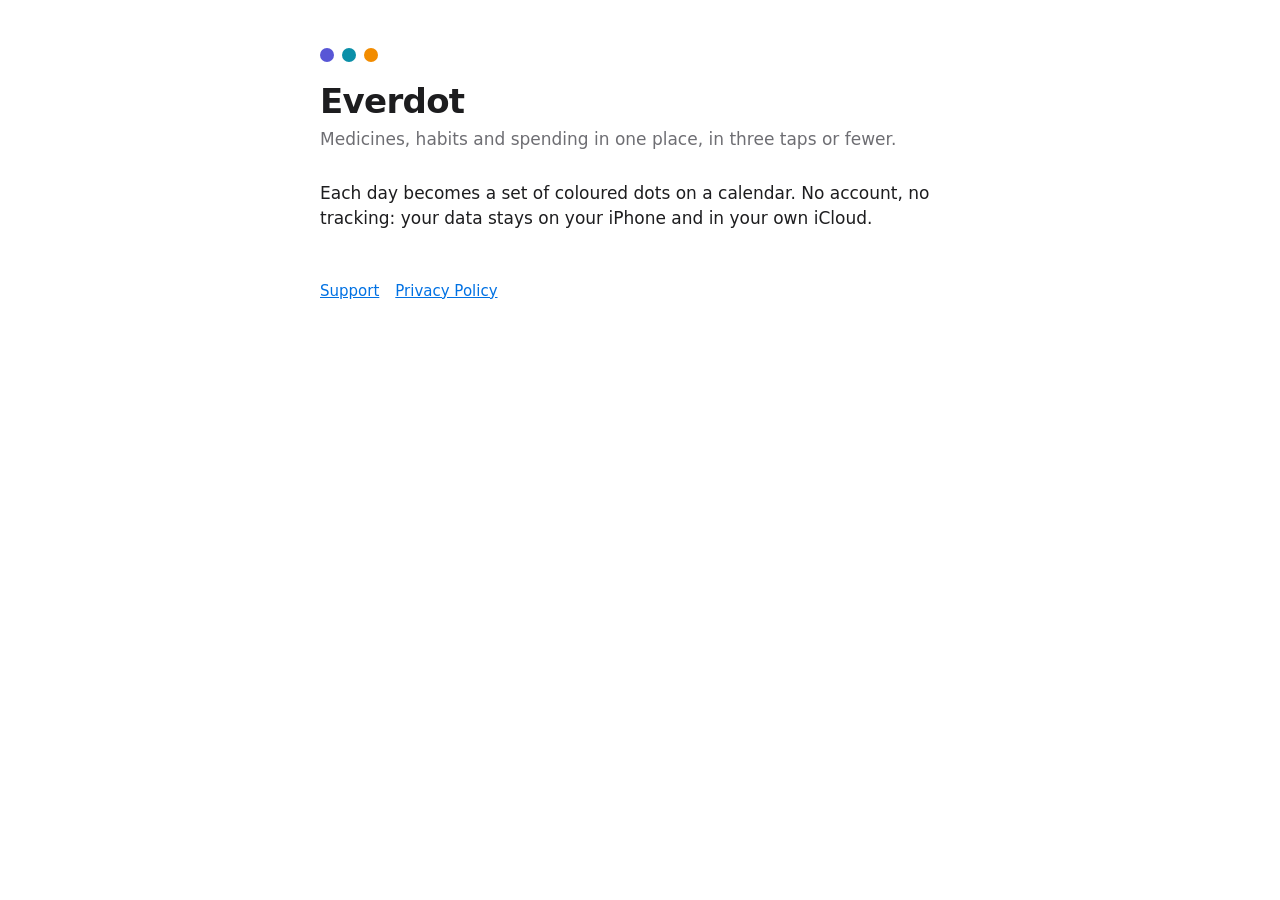
<file: index.html>
<!doctype html>
<html lang="en">
<head>
  <meta charset="utf-8">
  <meta name="viewport" content="width=device-width, initial-scale=1">
  <title>Everdot</title>
  <meta name="description" content="Medicines, habits and spending in one place, in three taps or fewer.">
  <link rel="stylesheet" href="style.css">
</head>
<body>
<main>
  <div class="dots" aria-hidden="true"><span class="medicine"></span><span class="habit"></span><span class="expense"></span></div>
  <h1>Everdot</h1>
  <p class="meta">Medicines, habits and spending in one place, in three taps or fewer.</p>
  <p>Each day becomes a set of coloured dots on a calendar. No account, no tracking: your data stays on your
  iPhone and in your own iCloud.</p>
  <nav><a href="support/">Support</a><a href="privacy/">Privacy Policy</a></nav>
</main>
</body>
</html>
</file>
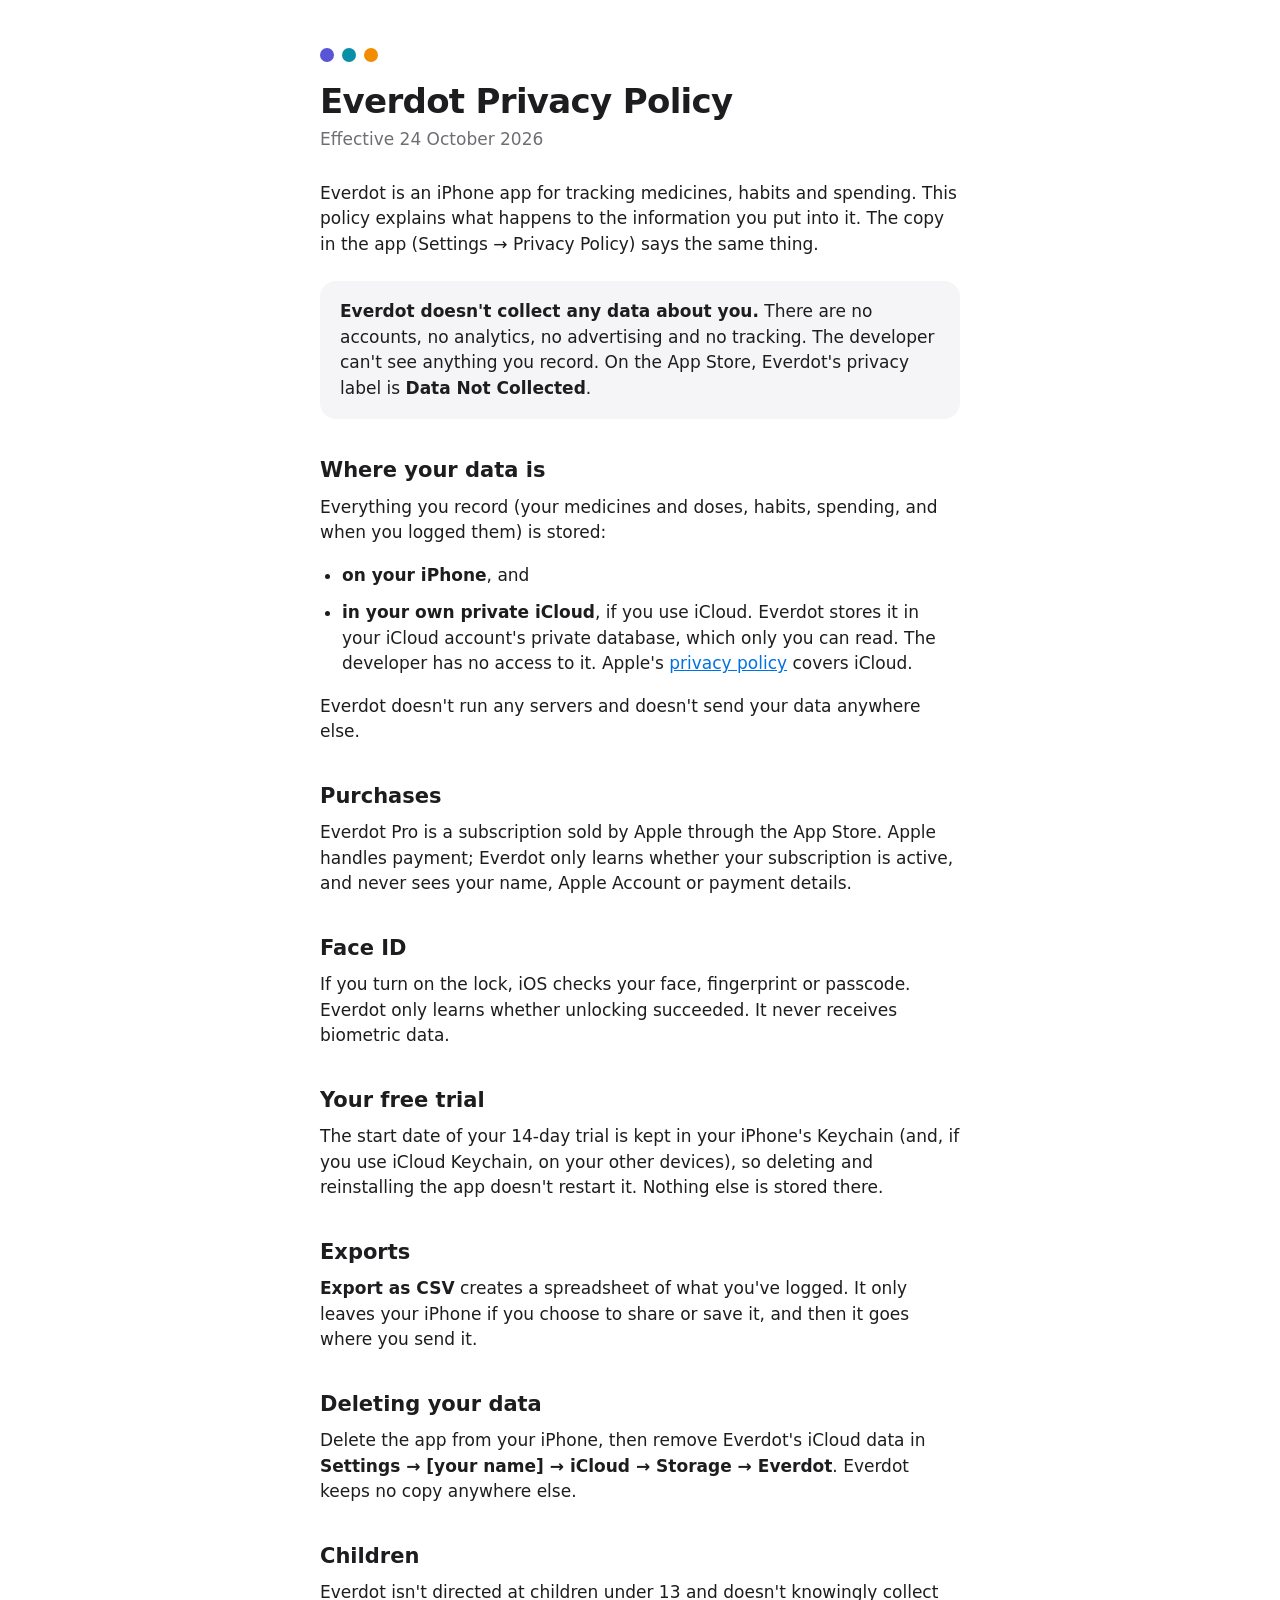
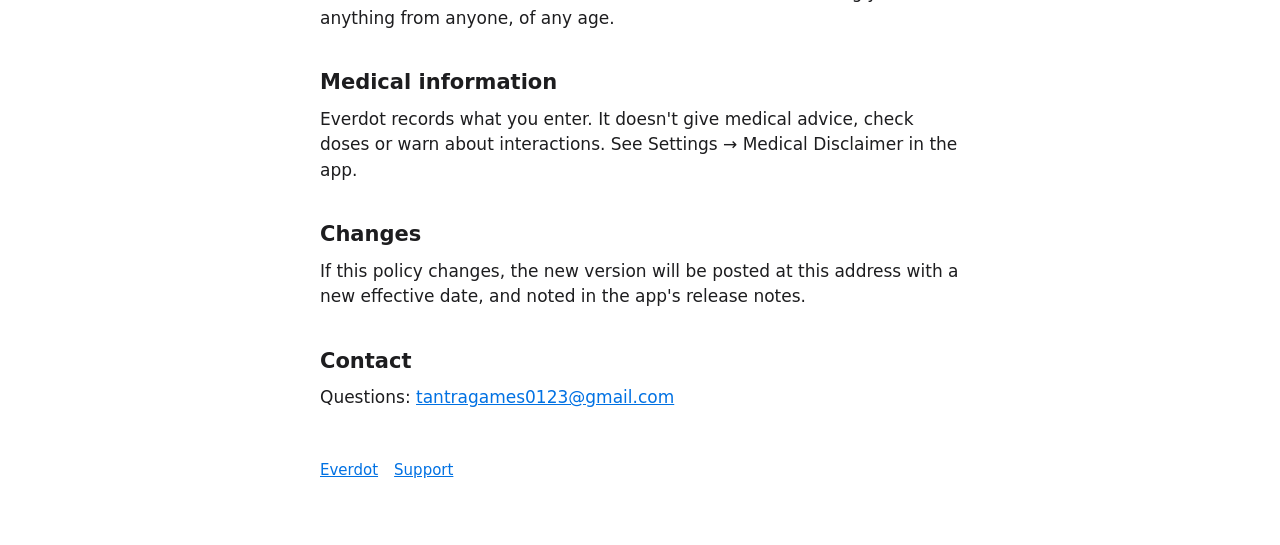
<file: privacy/index.html>
<!doctype html>
<html lang="en">
<head>
  <meta charset="utf-8">
  <meta name="viewport" content="width=device-width, initial-scale=1">
  <title>Everdot Privacy Policy</title>
  <meta name="description" content="Everdot doesn't collect any data about you. No accounts, no analytics, no ads, no tracking.">
  <link rel="stylesheet" href="../style.css">
</head>
<body>
<main>
  <div class="dots" aria-hidden="true"><span class="medicine"></span><span class="habit"></span><span class="expense"></span></div>
  <h1>Everdot Privacy Policy</h1>
  <p class="meta">Effective 24 October 2026</p>

  <p>Everdot is an iPhone app for tracking medicines, habits and spending. This policy explains what happens
  to the information you put into it. The copy in the app (Settings → Privacy Policy) says the same thing.</p>

  <div class="summary">
    <p><strong>Everdot doesn't collect any data about you.</strong> There are no accounts, no analytics, no
    advertising and no tracking. The developer can't see anything you record. On the App Store, Everdot's
    privacy label is <strong>Data Not Collected</strong>.</p>
  </div>

  <h2>Where your data is</h2>
  <p>Everything you record (your medicines and doses, habits, spending, and when you logged them) is stored:</p>
  <ul>
    <li><strong>on your iPhone</strong>, and</li>
    <li><strong>in your own private iCloud</strong>, if you use iCloud. Everdot stores it in your iCloud account's
    private database, which only you can read. The developer has no access to it. Apple's
    <a href="https://www.apple.com/legal/privacy/">privacy policy</a> covers iCloud.</li>
  </ul>
  <p>Everdot doesn't run any servers and doesn't send your data anywhere else.</p>

  <h2>Purchases</h2>
  <p>Everdot Pro is a subscription sold by Apple through the App Store. Apple handles payment; Everdot only learns
  whether your subscription is active, and never sees your name, Apple Account or payment details.</p>

  <h2>Face ID</h2>
  <p>If you turn on the lock, iOS checks your face, fingerprint or passcode. Everdot only learns whether unlocking
  succeeded. It never receives biometric data.</p>

  <h2>Your free trial</h2>
  <p>The start date of your 14-day trial is kept in your iPhone's Keychain (and, if you use iCloud Keychain, on
  your other devices), so deleting and reinstalling the app doesn't restart it. Nothing else is stored there.</p>

  <h2>Exports</h2>
  <p><strong>Export as CSV</strong> creates a spreadsheet of what you've logged. It only leaves your iPhone if you
  choose to share or save it, and then it goes where you send it.</p>

  <h2>Deleting your data</h2>
  <p>Delete the app from your iPhone, then remove Everdot's iCloud data in <strong>Settings → [your name] →
  iCloud → Storage → Everdot</strong>. Everdot keeps no copy anywhere else.</p>

  <h2>Children</h2>
  <p>Everdot isn't directed at children under 13 and doesn't knowingly collect anything from anyone, of any age.</p>

  <h2>Medical information</h2>
  <p>Everdot records what you enter. It doesn't give medical advice, check doses or warn about interactions.
  See Settings → Medical Disclaimer in the app.</p>

  <h2>Changes</h2>
  <p>If this policy changes, the new version will be posted at this address with a new effective date, and noted
  in the app's release notes.</p>

  <h2>Contact</h2>
  <p>Questions: <a href="mailto:tantragames0123@gmail.com">tantragames0123@gmail.com</a></p>

  <nav><a href="../">Everdot</a><a href="../support/">Support</a></nav>
</main>
</body>
</html>
</file>
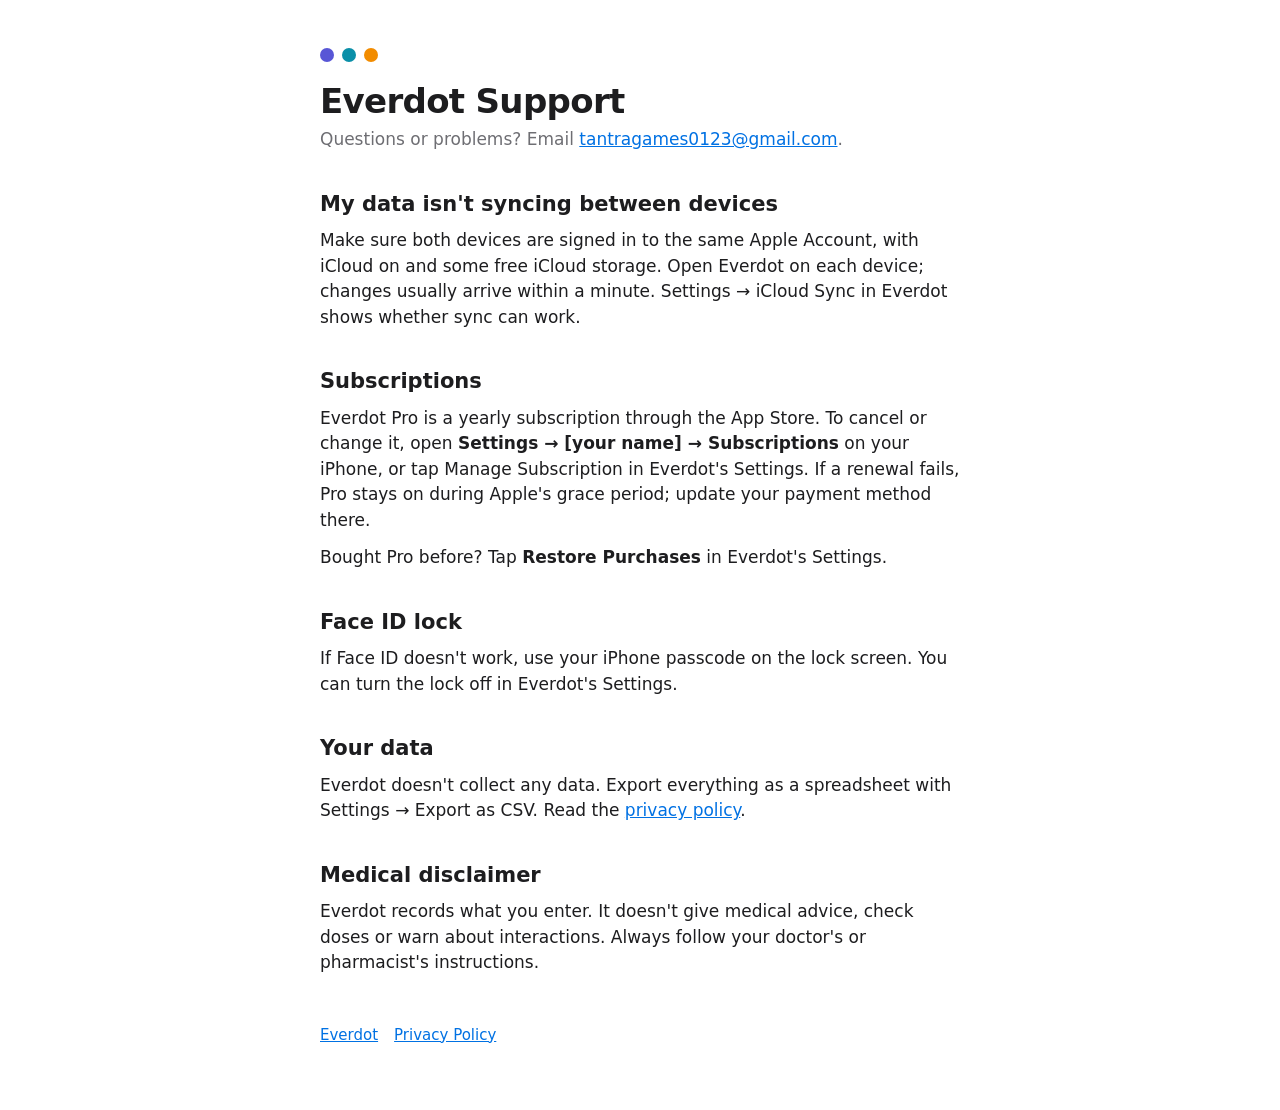
<file: support/index.html>
<!doctype html>
<html lang="en">
<head>
  <meta charset="utf-8">
  <meta name="viewport" content="width=device-width, initial-scale=1">
  <title>Everdot Support</title>
  <meta name="description" content="Help with Everdot: subscriptions, iCloud sync, Face ID lock and your data.">
  <link rel="stylesheet" href="../style.css">
</head>
<body>
<main>
  <div class="dots" aria-hidden="true"><span class="medicine"></span><span class="habit"></span><span class="expense"></span></div>
  <h1>Everdot Support</h1>
  <p class="meta">Questions or problems? Email <a href="mailto:tantragames0123@gmail.com">tantragames0123@gmail.com</a>.</p>

  <h2>My data isn't syncing between devices</h2>
  <p>Make sure both devices are signed in to the same Apple Account, with iCloud on and some free iCloud
  storage. Open Everdot on each device; changes usually arrive within a minute. Settings → iCloud Sync in Everdot
  shows whether sync can work.</p>

  <h2>Subscriptions</h2>
  <p>Everdot Pro is a yearly subscription through the App Store. To cancel or change it, open
  <strong>Settings → [your name] → Subscriptions</strong> on your iPhone, or tap Manage Subscription in Everdot's
  Settings. If a renewal fails, Pro stays on during Apple's grace period; update your payment method there.</p>
  <p>Bought Pro before? Tap <strong>Restore Purchases</strong> in Everdot's Settings.</p>

  <h2>Face ID lock</h2>
  <p>If Face ID doesn't work, use your iPhone passcode on the lock screen. You can turn the lock off in Everdot's
  Settings.</p>

  <h2>Your data</h2>
  <p>Everdot doesn't collect any data. Export everything as a spreadsheet with Settings → Export as CSV.
  Read the <a href="../privacy/">privacy policy</a>.</p>

  <h2>Medical disclaimer</h2>
  <p>Everdot records what you enter. It doesn't give medical advice, check doses or warn about interactions.
  Always follow your doctor's or pharmacist's instructions.</p>

  <nav><a href="../">Everdot</a><a href="../privacy/">Privacy Policy</a></nav>
</main>
</body>
</html>
</file>
<file: style.css>
:root {
  color-scheme: light dark;
  --text: #1d1d1f;
  --secondary: #6e6e73;
  --background: #ffffff;
  --card: #f5f5f7;
  --accent: #0071e3;
}

@media (prefers-color-scheme: dark) {
  :root {
    --text: #f5f5f7;
    --secondary: #a1a1a6;
    --background: #000000;
    --card: #1c1c1e;
    --accent: #2997ff;
  }
}

* { box-sizing: border-box; }

body {
  margin: 0;
  background: var(--background);
  color: var(--text);
  font: 17px/1.5 -apple-system, BlinkMacSystemFont, "SF Pro Text", system-ui, sans-serif;
  -webkit-text-size-adjust: 100%;
}

main {
  max-width: 680px;
  margin: 0 auto;
  padding: 48px 20px 64px;
}

.dots { display: flex; gap: 8px; margin-bottom: 20px; }
.dots span { width: 14px; height: 14px; border-radius: 50%; }
.dots .medicine { background: #5856d6; }
.dots .habit { background: #0a8fa8; }
.dots .expense { background: #f28c00; }

h1 { font-size: 34px; line-height: 1.15; margin: 0 0 6px; letter-spacing: -0.02em; }
h2 { font-size: 21px; margin: 36px 0 8px; }
p, li { margin: 0 0 12px; }
ul { padding-left: 22px; }
a { color: var(--accent); }
.meta { color: var(--secondary); margin-bottom: 28px; }

.summary {
  background: var(--card);
  border-radius: 16px;
  padding: 18px 20px;
  margin: 24px 0;
}
.summary p:last-child { margin-bottom: 0; }

nav { margin-top: 48px; color: var(--secondary); font-size: 15px; }
nav a { margin-right: 16px; }
</file>
